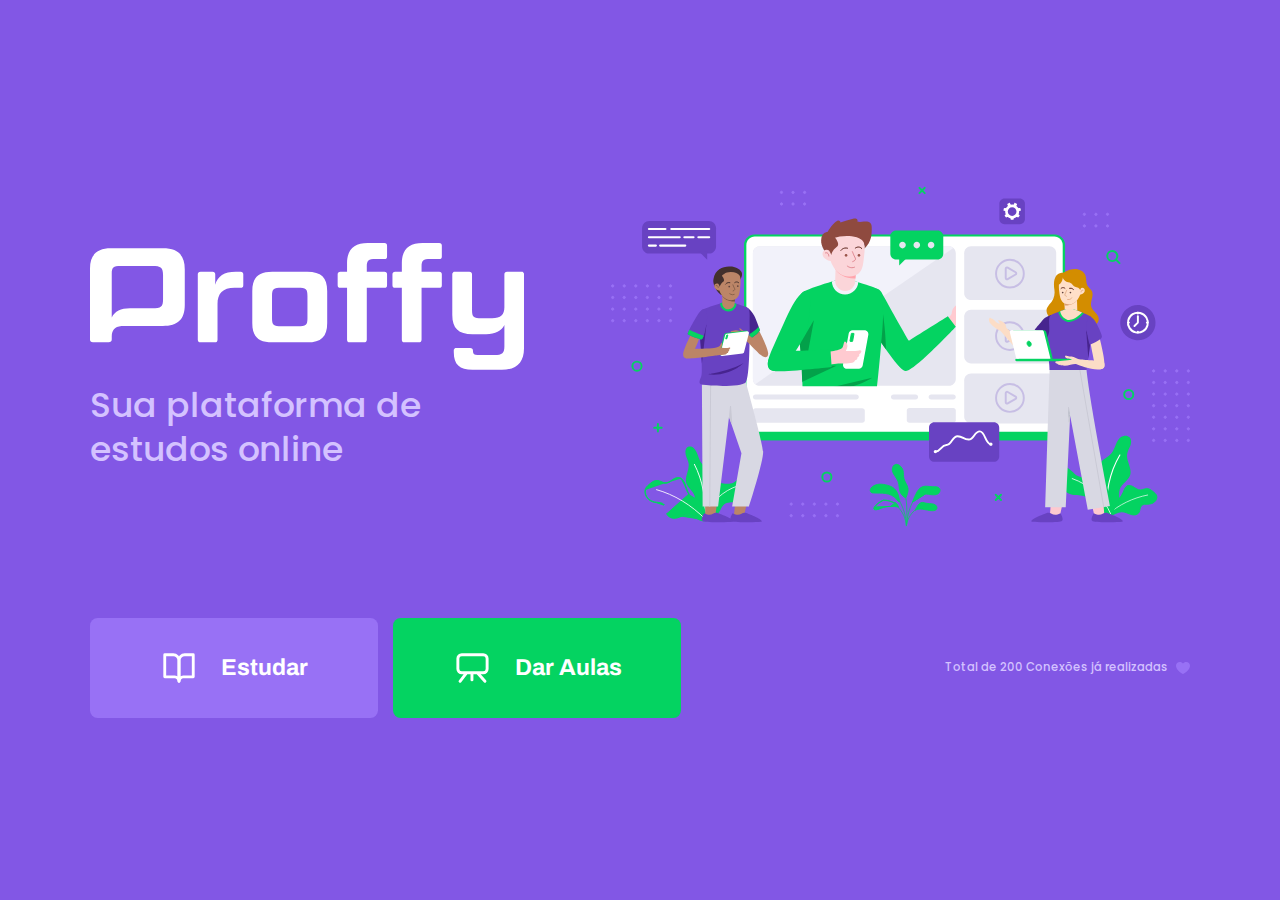
<file: start/index.html>
<!DOCTYPE html>
<html lang="pt-br">

<head>
    <meta charset="UTF-8">
    <meta http-equiv="X-UA-Compatible" content="IE=edge">
    <meta name="viewport" content="width=device-width, initial-scale=1.0">
    <title>Proffy | Sua plataforma de estudos online</title>

    <meta name="theme-color" content="#8257E5">
    <link rel="shortcut icon" href="/start/images/favicon.png" type="image/png">
    
    <link href="https://fonts.googleapis.com/css2?family=Archivo:wght@400;700&amp;family=Poppins:wght@400;600&amp;display=swap" rel="stylesheet">

    <link rel="stylesheet" href="/start/styles/main.css">
    <link rel="stylesheet" href="/start/styles/partials/page-landing.css">

</head>

<body id="page-landing">

    <div id="container">
        <div class="logo-container">
            <img src="/start/images/logo.svg" alt="">
            <h2>Sua plataforma de estudos online</h2>
        </div>

        <img class="hero-image" src="/start/images/landing.svg" alt="Plataforma de Estudos">

        <div class="buttons-container">
            <a class="study" href="/start/study.html">
                <img src="/start/images/icons/study.svg" alt="Estudar">
                Estudar
            </a>

            <a class="give-classes" href="/start/give-classes.html">
                <img src="/start/images/icons/give-classes.svg" alt="Dar aulas">
                Dar Aulas
            </a>
        </div>

        <p class="total-connections">Total de 200 Conexões já realizadas
            <img src="/start/images/icons/purple-heart.svg" alt="Coração roxo">
        </p>
    </div>



</body>

</html>
</file>
<file: start/styles/main.css>
:root {
    --color-background: #F0F0F7;
    --color-primary-lighter: #9871F5;
    --color-primary-light: #916BEA;
    --color-primary: #8257E5;
    --color-primary-dark: #774DD6;
    --color-primary-darker: #6842c2;
    --color-secondary: #04D361;
    --color-secondary-dark: #04BF58;
    --color-title-in-primary: #FFFFFF;
    --color-text-in-primary: #D4C2FF;
    --color-text-title: #32264D;
    --color-text-complement: #9C98A6;
    --color-text-base: #6A6180;
    --color-line-in-white: #E6E6F0;
    --color-input-background: #F8F8FC;
    --color-button-text: #FFFFFF;
    --color-box-base: #FFFFFF;
    --color-box-footer: #FAFAFC;
    --color-small-info: #C1BCCC;
    font-size: 60%; /* controle das medidas rem */
}

* {
    margin: 0;
    padding: 0;
    box-sizing: border-box;
}

html,
body{
    height: 100vh;
}

body{
    background: var(--color-background);
    display: flex;
    align-items: center;
    justify-content: center;
}

body,
input,
button,
textarea {
    /* font: 500 1.6rem Poppins; */
    font-weight: 500;
    font-size: 1.6rem;
    font-family: Poppins;
    color: var(--color-text-base);
}

#container {
    width: 90vw;
    max-width: 700px;
}

@media (min-width: 700px){
    :root {
        font-size: 62,5%;
    }
}
</file>
<file: start/styles/partials/page-landing.css>
#page-landing {
    background: var(--color-primary);
}

#page-landing #container {
    color: var(--color-text-in-primary);
}

.logo-container img {
    height: 10rem;
}

.logo-container {
    text-align: center;
    margin-bottom: 3.2rem;
}

.logo-container h2 {
    font-weight: 500;
    font-size: 3.6rem;
    line-height: 4.6rem;
    margin-top: 0.8rem;
}

.hero-image {
    width: 100%;
}

.buttons-container{
    display: flex;
    justify-content: center;
    margin: 3.2rem 0;
}

.buttons-container a{
    width: 30rem;
    height: 10.4rem;
    border-radius: 0.8rem;
    margin-right: 1.6rem;

    font: 700 2.4rem Archivo;
    display: flex;
    align-items: center;
    justify-content: center;

    transition: background 0.2s;

    text-decoration: none;

    color: var(--color-button-text);
}

.buttons-container a img {
    width: 4rem;
    margin-right: 2.4rem;
}

.buttons-container a.study{
    background: var(--color-primary-lighter);
}

.buttons-container a.study:hover {
    background: var(--color-primary-light);
}

.buttons-container a.give-classes{
    background: var(--color-secondary);
    margin-right: 0;
}

.buttons-container a.give-classes:hover {
    background: var(--color-secondary-dark);
}

.total-connections {
    font-size: 1.8rem;

    display: flex;
    align-items: center;
    justify-content: center;
}

.total-connections img{
    margin-left: 0.8rem;
}

@media (max-width: 699px){
    :root {
        font-size: 40%; /*modificar as medidas rem*/
    }
}

@media (min-width: 1100px){
    #page-landing #container {
        max-width: 1100px;
        display: grid;
        grid-template-columns: 2fr 1fr 2fr;
        grid-template-rows: 350px 1fr;
        grid-template-areas:
        "proffy image image"
        "button button texting";
        column-gap: 87px;
        row-gap: 86px;        
    }

    .logo-container{
        grid-area: proffy;
        text-align: initial;
        align-self: center;
        margin: 0;
    }

    .logo-container img{
        height: 127px;
    }

    .hero-image{
        grid-area: image;
        height: 350px;
    }

    .buttons-container{
        grid-area: button;
        justify-content: flex-start;
        margin: 0;
    }

    .total-connections{
        grid-area: texting;
        justify-self: end;
        font-size: 1.2rem;
    }
}
</file>
